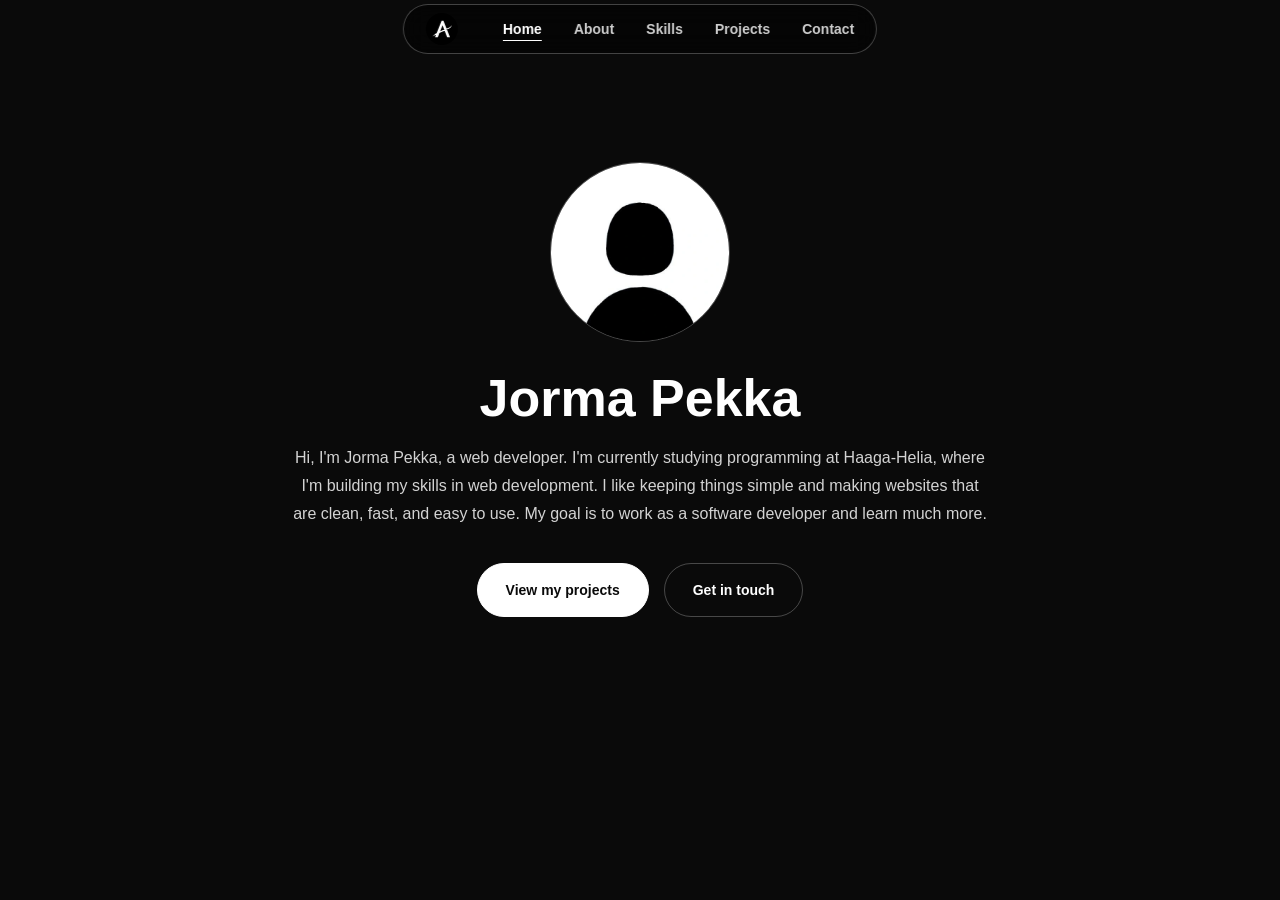
<file: index.html>
<!DOCTYPE html>
<html lang="en">
<head>
    <meta charset="UTF-8">
    <meta name="viewport" content="width=device-width, initial-scale=1.0">
    <meta name="description" content="Portfolio of Jorma Pekka.">
    <link rel="stylesheet" href="css/style.css">
    <title>Home</title>
</head>
<body class="home-page">
    <nav>
        <a href="index.html" class="logo">
            <img src="images/logo.svg" alt="Jorma Pekka, home">
        </a>
        <ul>
            <li><a href="index.html" aria-current="page">Home</a></li>
            <li><a href="about.html">About</a></li>
            <li><a href="skills.html">Skills</a></li>
            <li><a href="projects.html">Projects</a></li>
            <li><a href="contact.html">Contact</a></li>
        </ul>
    </nav>
    <main>
        <section class="hero">
            <div class="hero-content">
                <img src="images/pfp.webp" alt="Photo of Jorma Pekka" class="hero-image" width="180" height="180">
                <h1>Jorma Pekka</h1>
                <p>
                    Hi, I'm Jorma Pekka, a web developer. I'm currently studying
                    programming at Haaga-Helia, where I'm building my
                    skills in web development. I like keeping things
                    simple and making websites that are clean, fast, and easy to
                    use. My goal is to work as a software developer and learn much more.
                </p>
                <div class="hero-buttons">
                    <a href="projects.html" class="btn btn-primary">View my projects</a>
                    <a href="contact.html" class="btn btn-secondary">Get in touch</a>
                </div>
            </div>
        </section>
    </main>
</body>
</html>
</file>
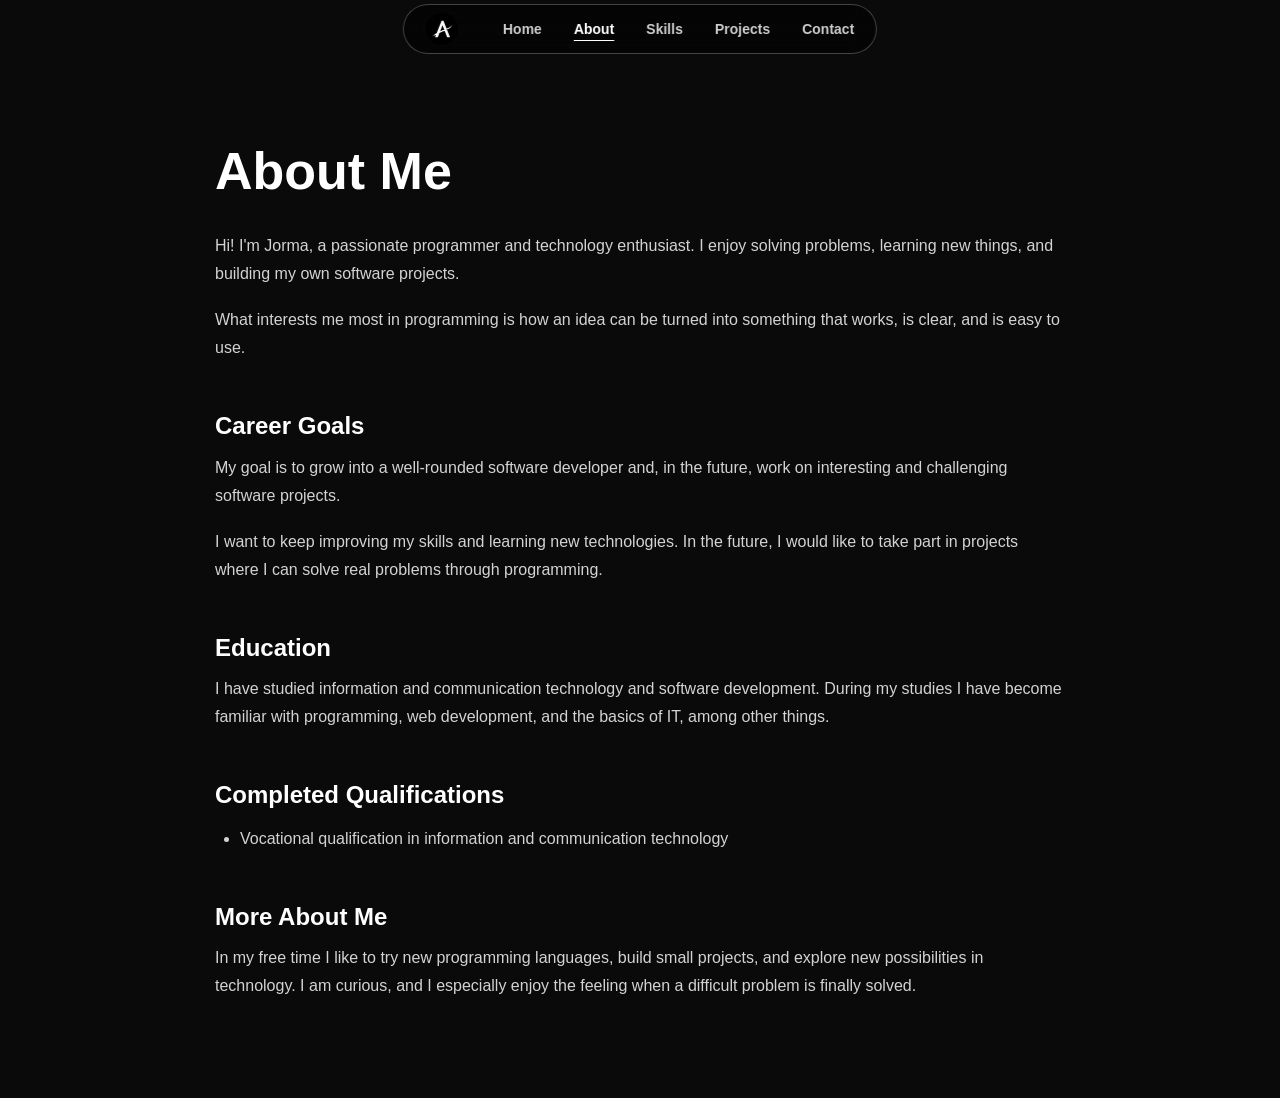
<file: about.html>
<!DOCTYPE html>
<html lang="en">
<head>
    <meta charset="UTF-8">
    <meta name="viewport" content="width=device-width, initial-scale=1.0">
    <meta name="description" content="About Jorma Pekka.">
    <link rel="stylesheet" href="css/style.css">
    <title>About</title>
</head>
<body>
    <nav>
        <a href="index.html" class="logo">
            <img src="images/logo.svg" alt="Jorma Pekka, home">
        </a>
        <ul>
            <li><a href="index.html">Home</a></li>
            <li><a href="about.html" aria-current="page">About</a></li>
            <li><a href="skills.html">Skills</a></li>
            <li><a href="projects.html">Projects</a></li>
            <li><a href="contact.html">Contact</a></li>
        </ul>
    </nav>

    <main>
        <section class="about">
            <div class="about-container">

                <h1>About Me</h1>

                <p>
                    Hi! I'm Jorma, a passionate programmer and technology enthusiast.
                    I enjoy solving problems, learning new things,
                    and building my own software projects.
                </p>

                <p>
                    What interests me most in programming is how an idea
                    can be turned into something that works, is clear,
                    and is easy to use.
                </p>

                <h2>Career Goals</h2>

                <p>
                    My goal is to grow into a well-rounded software developer
                    and, in the future, work on interesting and challenging
                    software projects.
                </p>

                <p>
                    I want to keep improving my skills and learning new
                    technologies. In the future, I would like to take part in
                    projects where I can solve real problems through programming.
                </p>

                <h2>Education</h2>

                <p>
                    I have studied information and communication technology
                    and software development. During my studies I have become
                    familiar with programming, web development, and the basics
                    of IT, among other things.
                </p>

                <h2>Completed Qualifications</h2>

                <ul>
                    <li>Vocational qualification in information and communication technology</li>
                </ul>

                <h2>More About Me</h2>

                <p>
                    In my free time I like to try new programming languages,
                    build small projects, and explore new possibilities in
                    technology. I am curious, and I especially enjoy the
                    feeling when a difficult problem is finally solved.
                </p>

            </div>
        </section>
    </main>
</body>
</html>
</file>
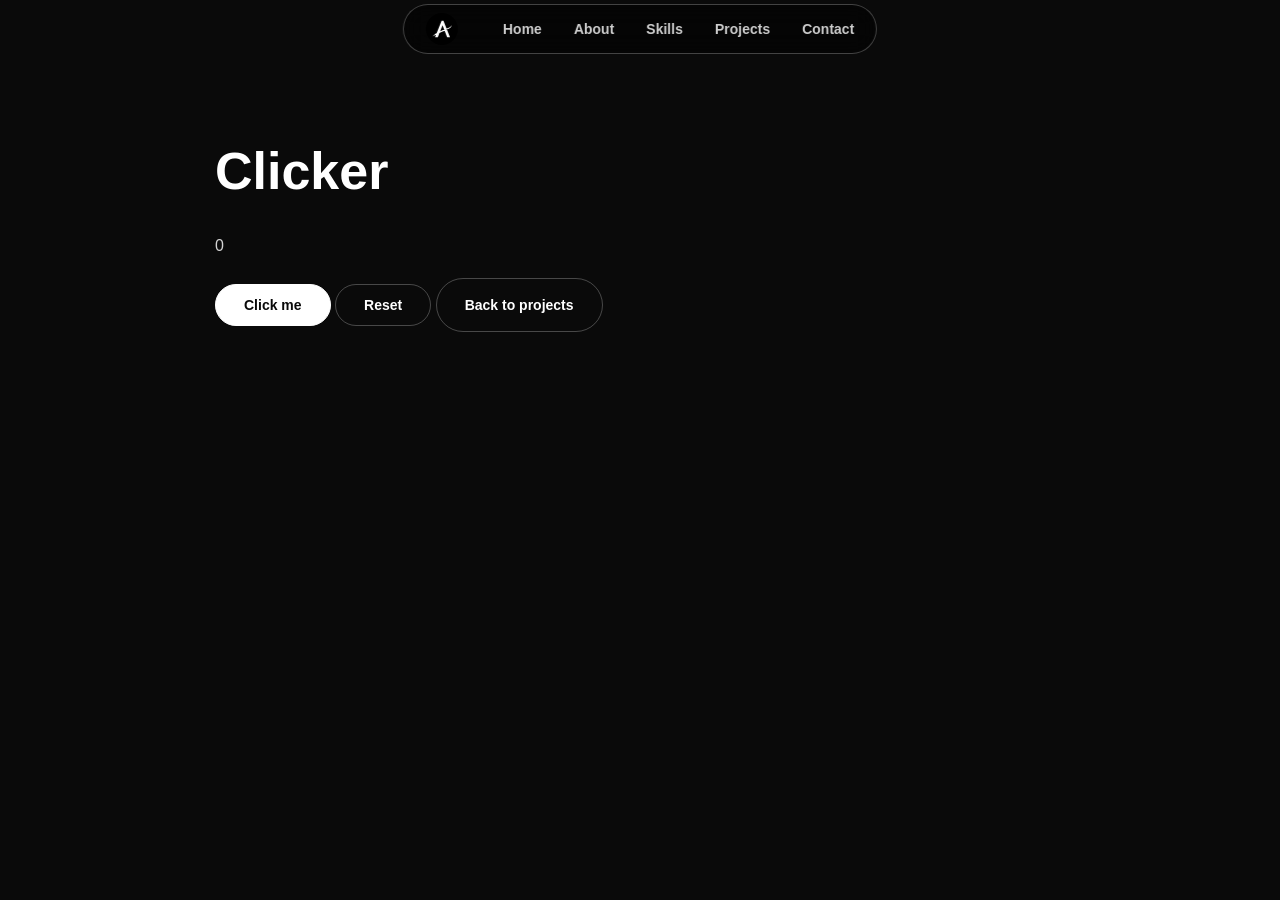
<file: clicker.html>
<!DOCTYPE html>
<html lang="en">
<head>
    <meta charset="UTF-8">
    <meta name="viewport" content="width=device-width, initial-scale=1.0">
    <link rel="stylesheet" href="css/style.css">
    <title>Project Clicker</title>
</head>
<body>
    <nav>
        <a href="index.html" class="logo">
            <img src="images/logo.svg" alt="logo">
        </a>
        <ul>
            <li><a href="index.html">Home</a></li>
            <li><a href="about.html">About</a></li>
            <li><a href="skills.html">Skills</a></li>
            <li><a href="projects.html">Projects</a></li>
            <li><a href="contact.html">Contact</a></li>
        </ul>
    </nav>

    <section class="projects">
        <div class="projects-container">
            <h1>Clicker</h1>
            <p id="count">0</p>
            <button class="btn btn-primary" id="add">Click me</button>
            <button class="btn btn-secondary" id="reset">Reset</button>
            <a class="btn btn-secondary" href="projects.html">Back to projects</a>
        </div>
    </section>

    <script src="js/clicker.js"></script>
</body>
</html>
</file>
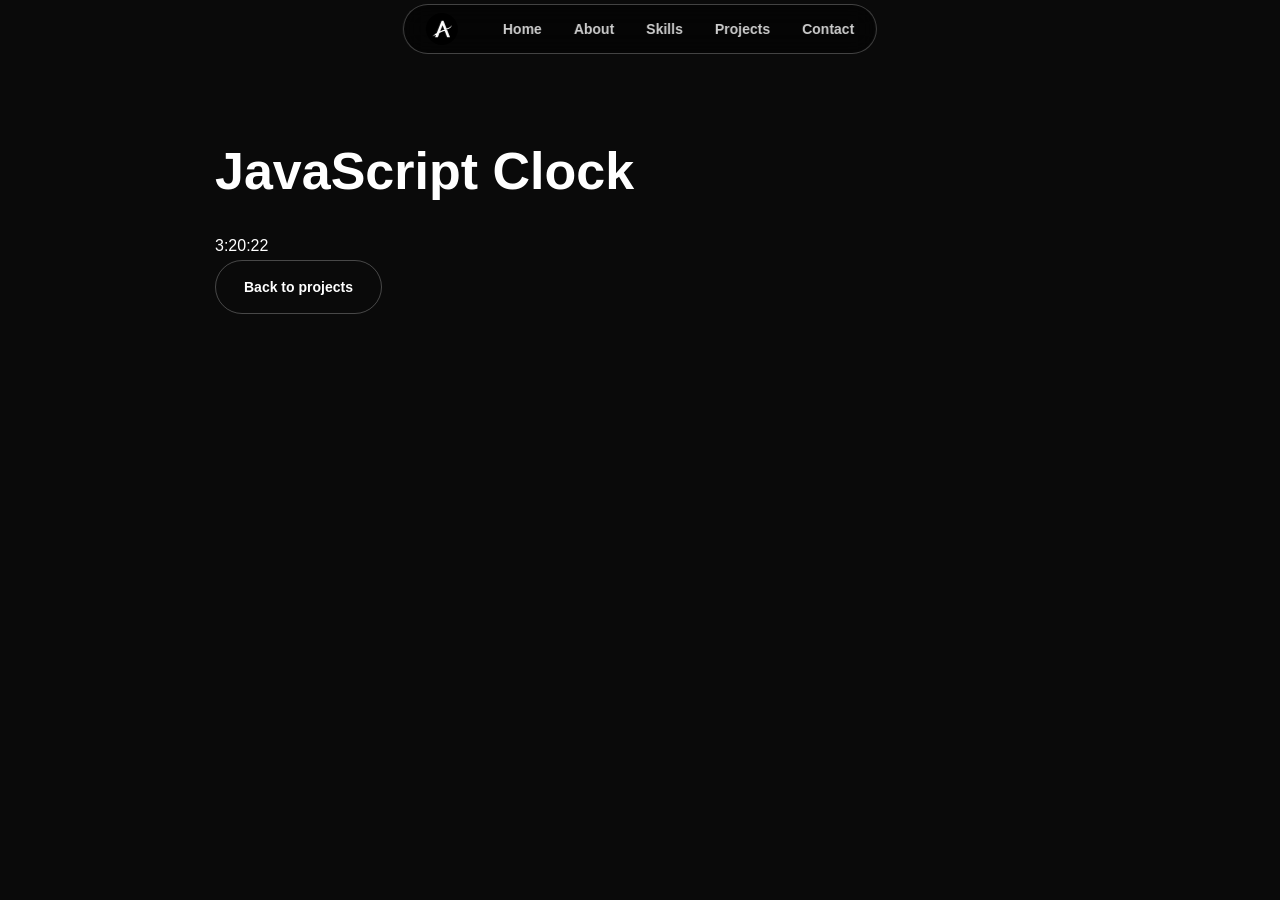
<file: clock.html>
<!DOCTYPE html>
<html lang="en">
<head>
    <meta charset="UTF-8">
    <meta name="viewport" content="width=device-width, initial-scale=1.0">
    <link rel="stylesheet" href="css/style.css">
    <title>Project Clock</title>
</head>
<body onload="startTime()">
    <nav>
        <a href="index.html" class="logo">
            <img src="images/logo.svg" alt="logo">
        </a>
        <ul>
            <li><a href="index.html">Home</a></li>
            <li><a href="about.html">About</a></li>
            <li><a href="skills.html">Skills</a></li>
            <li><a href="projects.html">Projects</a></li>
            <li><a href="contact.html">Contact</a></li>
        </ul>
    </nav>

    <section class="projects">
        <div class="projects-container">
            <h1>JavaScript Clock</h1>
            <div id="txt"></div>
            <a class="btn btn-secondary" href="projects.html">Back to projects</a>
        </div>
    </section>

    <script src="js/clock.js"></script>
</body>
</html>
</file>
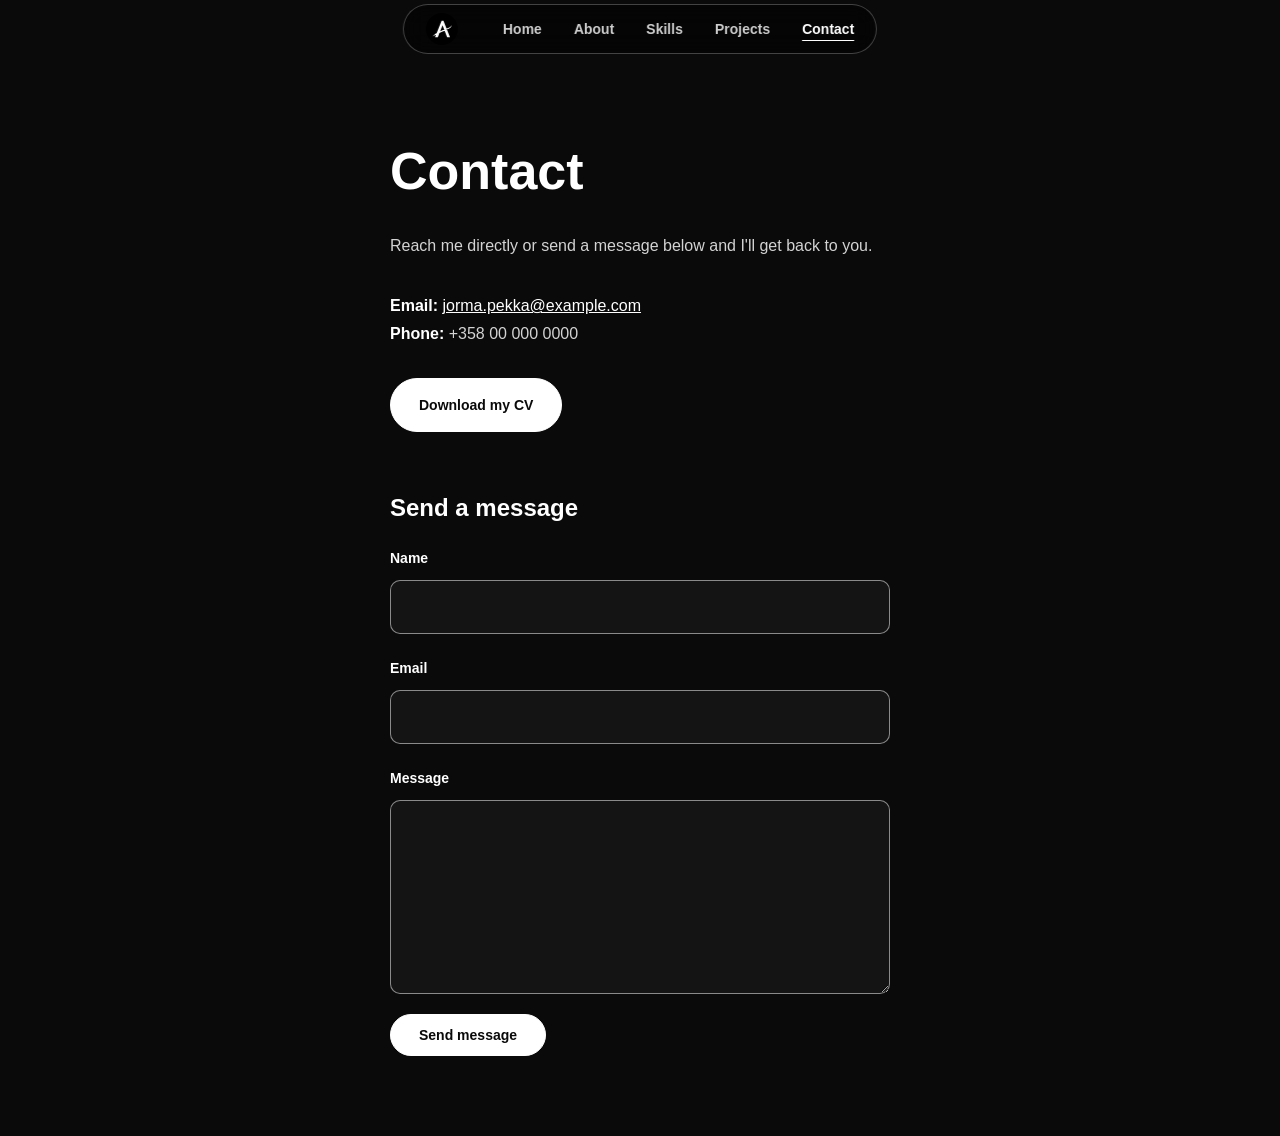
<file: contact.html>
<!DOCTYPE html>
<html lang="en">
<head>
    <meta charset="UTF-8">
    <meta name="viewport" content="width=device-width, initial-scale=1.0">
    <meta name="format-detection" content="telephone=no">
    <meta name="description" content="Contact Jorma Pekka.">
    <link rel="stylesheet" href="css/style.css">
    <title>Contact</title>
</head>
<body>
    <nav>
        <a href="index.html" class="logo">
            <img src="images/logo.svg" alt="Jorma Pekka, home">
        </a>
        <ul>
            <li><a href="index.html">Home</a></li>
            <li><a href="about.html">About</a></li>
            <li><a href="skills.html">Skills</a></li>
            <li><a href="projects.html">Projects</a></li>
            <li><a href="contact.html" aria-current="page">Contact</a></li>
        </ul>
    </nav>
    <main>
        <section class="contact">
            <div class="contact-container">
                <h1>Contact</h1>
                <p class="contact-intro">Reach me directly or send a message below and I'll get back to you.</p>

                <ul class="contact-channels">
                    <li><span class="channel-label">Email:</span> <a href="mailto:jorma.pekka@example.com">jorma.pekka@example.com</a></li>
                    <li><span class="channel-label">Phone:</span> +358 00 000 0000</li>
                </ul>

                <a href="CV.pdf" class="btn btn-primary cv-button" download>Download my CV</a>

                <h2 class="form-title">Send a message</h2>

                <form class="contact-form" action="https://formspree.io/f/xyekvenn" method="POST">

                    <div class="form-group">
                        <label for="name">Name</label>
                        <input type="text" id="name" name="name" autocomplete="name" required>
                    </div>

                    <div class="form-group">
                        <label for="email">Email</label>
                        <input type="email" id="email" name="email" autocomplete="email" required>
                    </div>

                    <div class="form-group">
                        <label for="message">Message</label>
                        <textarea id="message" name="message" rows="6" required></textarea>
                    </div>

                    <input type="text" name="_gotcha" style="display:none" tabindex="-1" autocomplete="off">

                    <button type="submit">Send message</button>

                </form>
            </div>
        </section>
    </main>
</body>
</html>
</file>
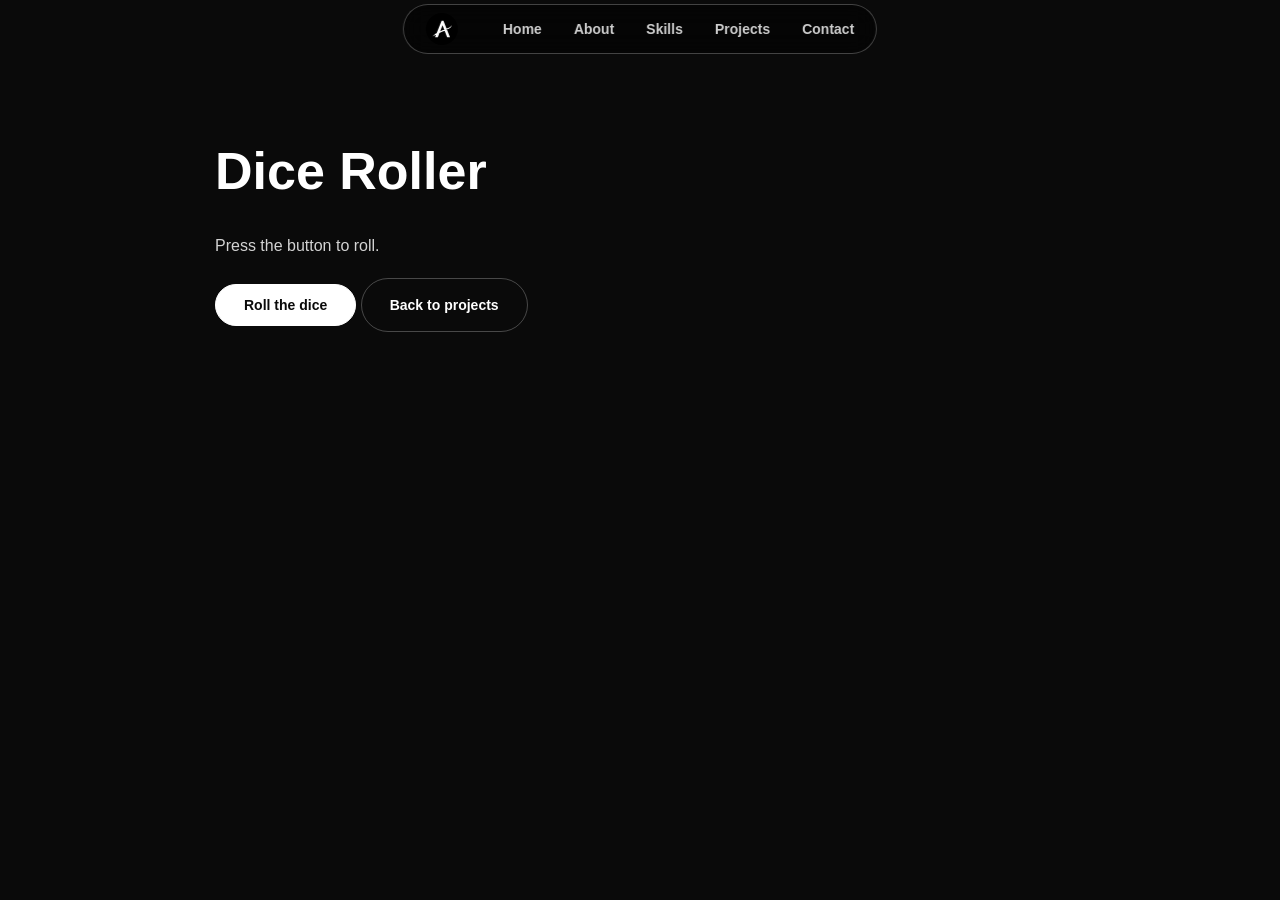
<file: dice.html>
<!DOCTYPE html>
<html lang="en">
<head>
    <meta charset="UTF-8">
    <meta name="viewport" content="width=device-width, initial-scale=1.0">
    <link rel="stylesheet" href="css/style.css">
    <title>Project Dice Roll</title>
</head>
<body>
    <nav>
        <a href="index.html" class="logo">
            <img src="images/logo.svg" alt="logo">
        </a>
        <ul>
            <li><a href="index.html">Home</a></li>
            <li><a href="about.html">About</a></li>
            <li><a href="skills.html">Skills</a></li>
            <li><a href="projects.html">Projects</a></li>
            <li><a href="contact.html">Contact</a></li>
        </ul>
    </nav>

    <section class="projects">
        <div class="projects-container">
            <h1>Dice Roller</h1>
            <p id="result">Press the button to roll.</p>
            <button class="btn btn-primary" id="roll">Roll the dice</button>
            <a class="btn btn-secondary" href="projects.html">Back to projects</a>
        </div>
    </section>

    <script src="js/dice.js"></script>
</body>
</html>
</file>
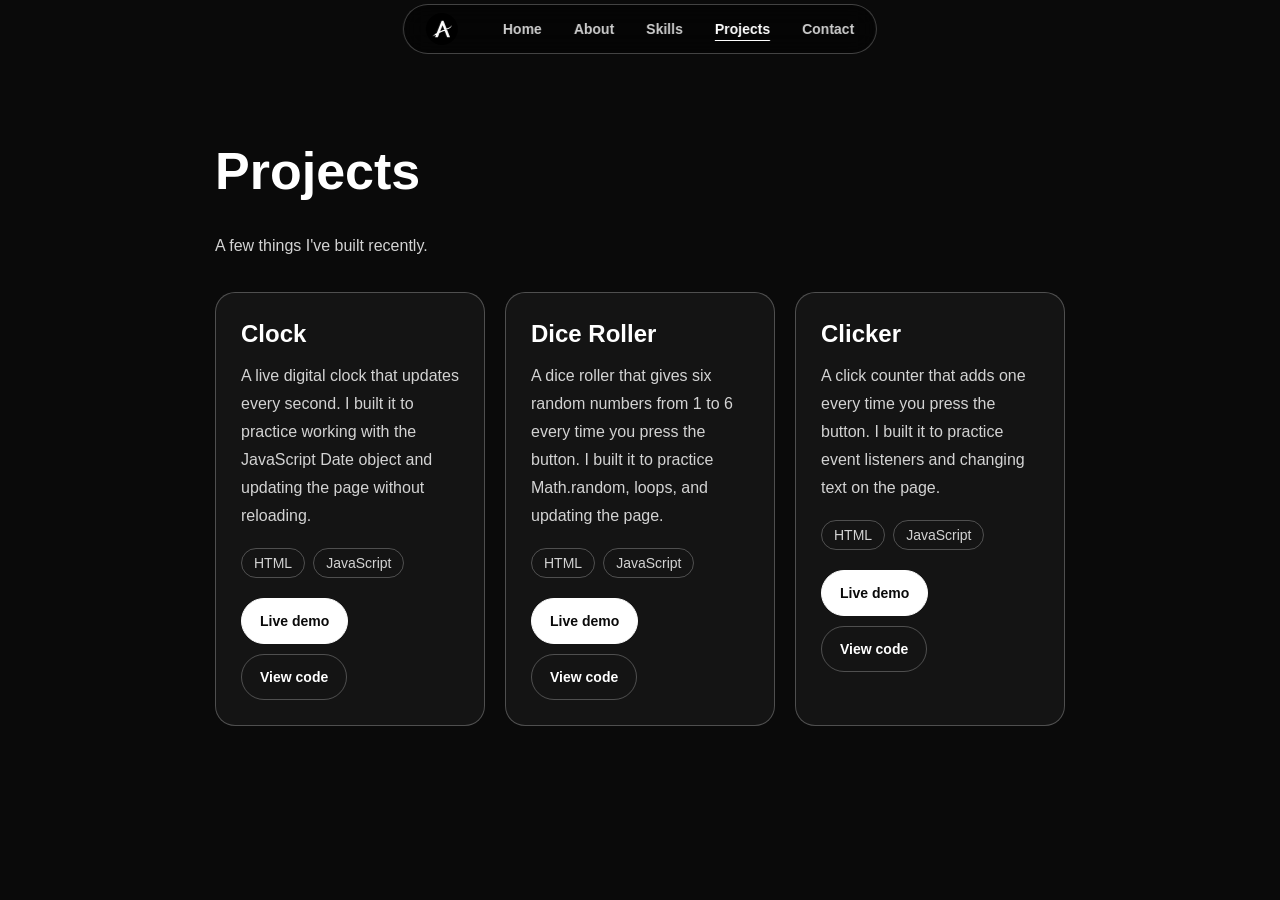
<file: projects.html>
<!DOCTYPE html>
<html lang="en">
<head>
    <meta charset="UTF-8">
    <meta name="viewport" content="width=device-width, initial-scale=1.0">
    <meta name="description" content="Projects by Jorma Pekka.">
    <link rel="stylesheet" href="css/style.css">
    <title>Projects</title>
</head>
<body>
    <nav>
        <a href="index.html" class="logo">
            <img src="images/logo.svg" alt="Jorma Pekka, home">
        </a>
        <ul>
            <li><a href="index.html">Home</a></li>
            <li><a href="about.html">About</a></li>
            <li><a href="skills.html">Skills</a></li>
            <li><a href="projects.html" aria-current="page">Projects</a></li>
            <li><a href="contact.html">Contact</a></li>
        </ul>
    </nav>

    <main>
        <section class="projects">
            <div class="projects-container">
                <h1>Projects</h1>
                <p class="projects-intro">A few things I've built recently.</p>

                <div class="project-grid">

                    <article class="project-card">
                        <h2>Clock</h2>
                        <p>A live digital clock that updates every second. I built it to practice working with the JavaScript Date object and updating the page without reloading.</p>
                        <ul class="project-tags">
                            <li>HTML</li>
                            <li>JavaScript</li>
                        </ul>
                        <div class="project-links">
                            <a class="btn btn-primary" href="clock.html">Live demo</a>
                            <a class="btn btn-secondary" href="js/clock.js">View code</a>
                        </div>
                    </article>

                    <article class="project-card">
                        <h2>Dice Roller</h2>
                        <p>A dice roller that gives six random numbers from 1 to 6 every time you press the button. I built it to practice Math.random, loops, and updating the page.</p>
                        <ul class="project-tags">
                            <li>HTML</li>
                            <li>JavaScript</li>
                        </ul>
                        <div class="project-links">
                            <a class="btn btn-primary" href="dice.html">Live demo</a>
                            <a class="btn btn-secondary" href="js/dice.js">View code</a>
                        </div>
                    </article>

                    <article class="project-card">
                        <h2>Clicker</h2>
                        <p>A click counter that adds one every time you press the button. I built it to practice event listeners and changing text on the page.</p>
                        <ul class="project-tags">
                            <li>HTML</li>
                            <li>JavaScript</li>
                        </ul>
                        <div class="project-links">
                            <a class="btn btn-primary" href="clicker.html">Live demo</a>
                            <a class="btn btn-secondary" href="js/clicker.js">View code</a>
                        </div>
                    </article>

                </div>
            </div>
        </section>
    </main>
</body>
</html>
</file>
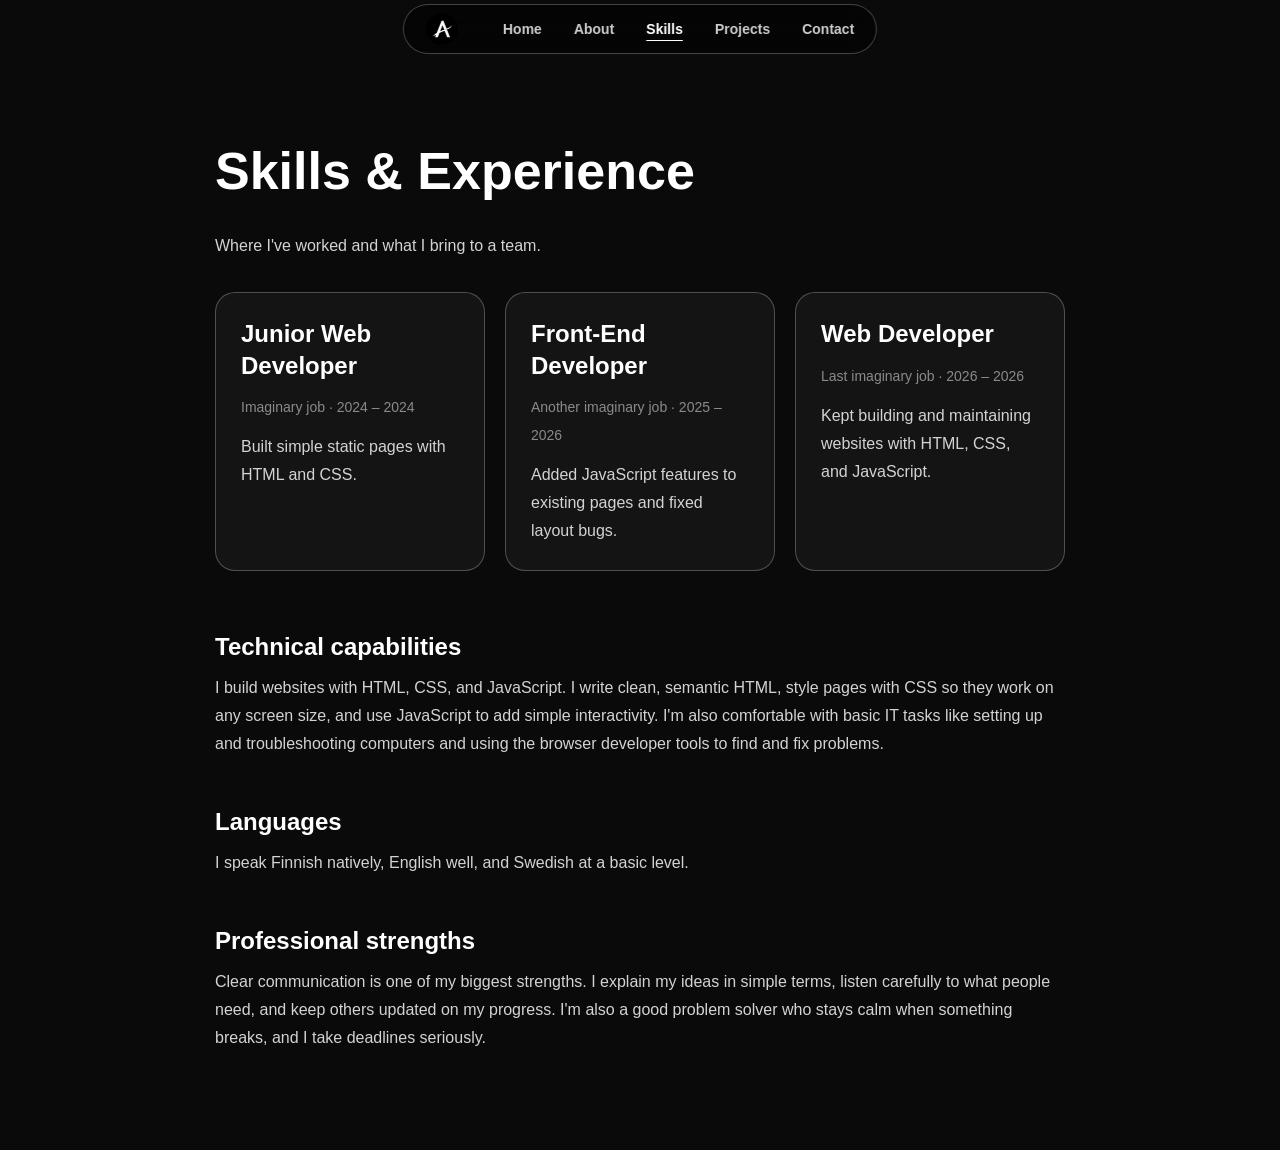
<file: skills.html>
<!DOCTYPE html>
<html lang="en">
<head>
    <meta charset="UTF-8">
    <meta name="viewport" content="width=device-width, initial-scale=1.0">
    <meta name="description" content="Skills of Jorma Pekka.">
    <link rel="stylesheet" href="css/style.css">
    <title>Skills</title>
</head>
<body>
    <nav>
        <a href="index.html" class="logo">
            <img src="images/logo.svg" alt="Jorma Pekka, home">
        </a>

        <ul>
            <li><a href="index.html">Home</a></li>
            <li><a href="about.html">About</a></li>
            <li><a href="skills.html" aria-current="page">Skills</a></li>
            <li><a href="projects.html">Projects</a></li>
            <li><a href="contact.html">Contact</a></li>
        </ul>
    </nav>

    <main>
        <section class="skills">
            <div class="skills-container">
                <h1>Skills & Experience</h1>
                <p class="skills-intro">Where I've worked and what I bring to a team.</p>

                <div class="skill-grid">
                    <article class="skill-card">
                        <h2>Junior Web Developer</h2>
                        <p class="job-meta">Imaginary job · 2024 – 2024</p>
                        <p>Built simple static pages with HTML and CSS.</p>
                    </article>

                    <article class="skill-card">
                        <h2>Front-End Developer</h2>
                        <p class="job-meta">Another imaginary job · 2025 – 2026</p>
                        <p>Added JavaScript features to existing pages and fixed layout bugs.</p>
                    </article>

                    <article class="skill-card">
                        <h2>Web Developer</h2>
                        <p class="job-meta">Last imaginary job · 2026 – 2026</p>
                        <p>Kept building and maintaining websites with HTML, CSS, and JavaScript.</p>
                    </article>
                </div>

                <div class="skills-details">
                    <h2>Technical capabilities</h2>
                    <p>
                        I build websites with HTML, CSS, and JavaScript. I write clean, semantic
                        HTML, style pages with CSS so they work on any screen size, and use
                        JavaScript to add simple interactivity. I'm also comfortable with basic IT
                        tasks like setting up and troubleshooting computers and using the browser developer tools
                        to find and fix problems.
                    </p>

                    <h2>Languages</h2>
                    <p>
                        I speak Finnish natively, English well, and Swedish at a
                        basic level.
                    </p>

                    <h2>Professional strengths</h2>
                    <p>
                        Clear communication is one of my biggest strengths. I explain my ideas in
                        simple terms, listen carefully to what people need, and keep others updated
                        on my progress. I'm also a good problem solver who stays calm when something
                        breaks, and I take deadlines seriously.
                    </p>
                </div>
            </div>
        </section>
    </main>
</body>
</html>
</file>
<file: css/style.css>
* {
    margin: 0;
    padding: 0;
    box-sizing: border-box;
}

body {
    min-height: 100vh;
    background: #0a0a0a;
    color: #ffffff;
    font-family: Arial, sans-serif;
    font-size: 16px;
    line-height: 28px;
}

h1 {
    font-size: 52px;
    line-height: 1.2;
    margin-bottom: 30px;
}

h2 {
    font-size: 24px;
    line-height: 1.3;
    margin-bottom: 12px;
}

p,
li {
    font-size: 16px;
    color: #d3d3d3;
}

p {
    margin-bottom: 18px;
}

a:focus-visible,
button:focus-visible,
input:focus-visible,
textarea:focus-visible {
    outline: 2px solid #ffffff;
    outline-offset: 3px;
}

nav {
    position: fixed;
    top: 4px;
    left: 50%;
    transform: translateX(-50%);
    display: flex;
    align-items: center;
    gap: 45px;
    padding: 4px 22px;
    border: 1px solid #ffffff40;
    border-radius: 50px;
    background: #00000073;
    backdrop-filter: blur(12px);
    z-index: 1000;
}

nav ul {
    display: flex;
    align-items: center;
    gap: 32px;
    list-style: none;
}

nav ul li a {
    display: inline-block;
    padding: 6px 0;
    color: #ffffff;
    text-decoration: none;
    font-size: 14px;
    font-weight: 600;
    opacity: 0.8;
    transition: opacity 0.2s;
}

nav ul li a:hover {
    opacity: 1;
}

nav ul li a[aria-current="page"] {
    opacity: 1;
    text-decoration: underline;
    text-underline-offset: 6px;
}

.logo {
    display: flex;
    align-items: center;
}

.logo img {
    display: block;
    height: 32px;
    width: auto;
}

.hero {
    min-height: 90vh;
    display: flex;
    justify-content: center;
    text-align: center;
    padding: 18vh 20px 60px;
}

.hero-content {
    max-width: 700px;
}

.hero h1 {
    margin-bottom: 15px;
}

.hero-image {
    display: block;
    width: 180px;
    height: 180px;
    margin: 0 auto 25px;
    border: 1px solid #ffffff40;
    border-radius: 50%;
    object-fit: cover;
}

.hero-buttons {
    display: flex;
    justify-content: center;
    flex-wrap: wrap;
    gap: 15px;
    margin-top: 35px;
}

.btn,
.cv-button,
.contact button {
    display: inline-block;
    padding: 12px 28px;
    border: 1px solid #ffffff;
    border-radius: 50px;
    font-family: Arial, sans-serif;
    font-size: 14px;
    font-weight: 700;
    text-decoration: none;
    cursor: pointer;
    transition: opacity 0.2s;
}

.btn:hover,
.cv-button:hover,
.contact button:hover {
    opacity: 0.8;
}

.btn-primary,
.cv-button,
.contact button {
    background: #ffffff;
    color: #0a0a0a;
}

.btn-secondary {
    background: transparent;
    color: #ffffff;
    border-color: #ffffff40;
}

.about,
.projects,
.skills,
.contact {
    min-height: 90vh;
    padding: 140px 20px 80px;
}

.about-container,
.projects-container,
.skills-container {
    max-width: 850px;
    margin: 0 auto;
}

.about h2,
.skills-details h2 {
    margin-top: 48px;
}

.about ul {
    margin-top: 15px;
    padding-left: 25px;
}

.projects-intro,
.skills-intro,
.contact-intro {
    margin-bottom: 32px;
}

.skills-details {
    margin-top: 60px;
}

.skills-details h2:first-child {
    margin-top: 0;
}

.project-grid,
.skill-grid {
    display: grid;
    grid-template-columns: repeat(3, 1fr);
    gap: 20px;
}

.project-card,
.skill-card {
    padding: 25px;
    border: 1px solid #ffffff40;
    border-radius: 20px;
    background: #141414;
}

.skill-card p {
    margin-bottom: 0;
}

.skill-card .job-meta {
    margin-bottom: 12px;
    font-size: 14px;
    color: #ffffff80;
}

.project-tags,
.skill-tags {
    display: flex;
    flex-wrap: wrap;
    gap: 8px;
    list-style: none;
}

.project-tags li,
.skill-tags li {
    padding: 2px 12px;
    border: 1px solid #ffffff40;
    border-radius: 50px;
    font-size: 14px;
    line-height: 24px;
}

.project-links {
    display: flex;
    flex-wrap: wrap;
    gap: 10px;
    margin-top: 20px;
}

.project-links .btn {
    padding: 8px 18px;
}

.contact-container {
    max-width: 500px;
    margin: 0 auto;
}

.contact-channels {
    margin-bottom: 30px;
    list-style: none;
}

.contact-channels a {
    color: #ffffff;
}

.channel-label {
    color: #ffffff;
    font-weight: 700;
}

.cv-button {
    margin-bottom: 20px;
}

.form-title {
    margin: 40px 0 20px;
}

.form-group {
    display: flex;
    flex-direction: column;
    gap: 8px;
    margin-bottom: 20px;
}

.contact label {
    font-size: 14px;
    font-weight: 600;
}

.contact input,
.contact textarea {
    padding: 12px;
    border: 1px solid #ffffff80;
    border-radius: 10px;
    background: #141414;
    color: #ffffff;
    font: inherit;
}

.contact textarea {
    resize: vertical;
}

@media (max-width: 800px) {
    .project-grid,
    .skill-grid {
        grid-template-columns: 1fr;
    }
}

@media (max-width: 600px) {
    h1 {
        font-size: 40px;
    }

    h2 {
        font-size: 22px;
    }

    nav {
        gap: 20px;
        padding: 3px 15px;
        max-width: 95%;
    }

    nav ul {
        gap: 15px;
    }

    nav ul li a {
        padding: 4px 0;
    }

    nav ul li a,
    .btn,
    .cv-button,
    .contact button,
    .skill-card .job-meta,
    .project-tags li,
    .skill-tags li,
    .contact label {
        font-size: 12px;
    }

    .logo img {
        height: 28px;
    }

    .hero {
        min-height: 80vh;
        padding: 15vh 20px 50px;
    }

    .hero-image {
        width: 140px;
        height: 140px;
    }

    .about,
    .projects,
    .skills,
    .contact {
        padding: 120px 20px 60px;
    }

    .about h2,
    .skills-details h2 {
        margin-top: 40px;
    }
}

@media (max-width: 400px) {
    nav {
        width: max-content;
        max-width: 95%;
        flex-wrap: wrap;
        justify-content: center;
        gap: 0 12px;
        padding: 3px 12px;
        border-radius: 25px;
    }

    nav ul {
        flex-wrap: wrap;
        justify-content: center;
        gap: 0 10px;
    }
}
</file>
